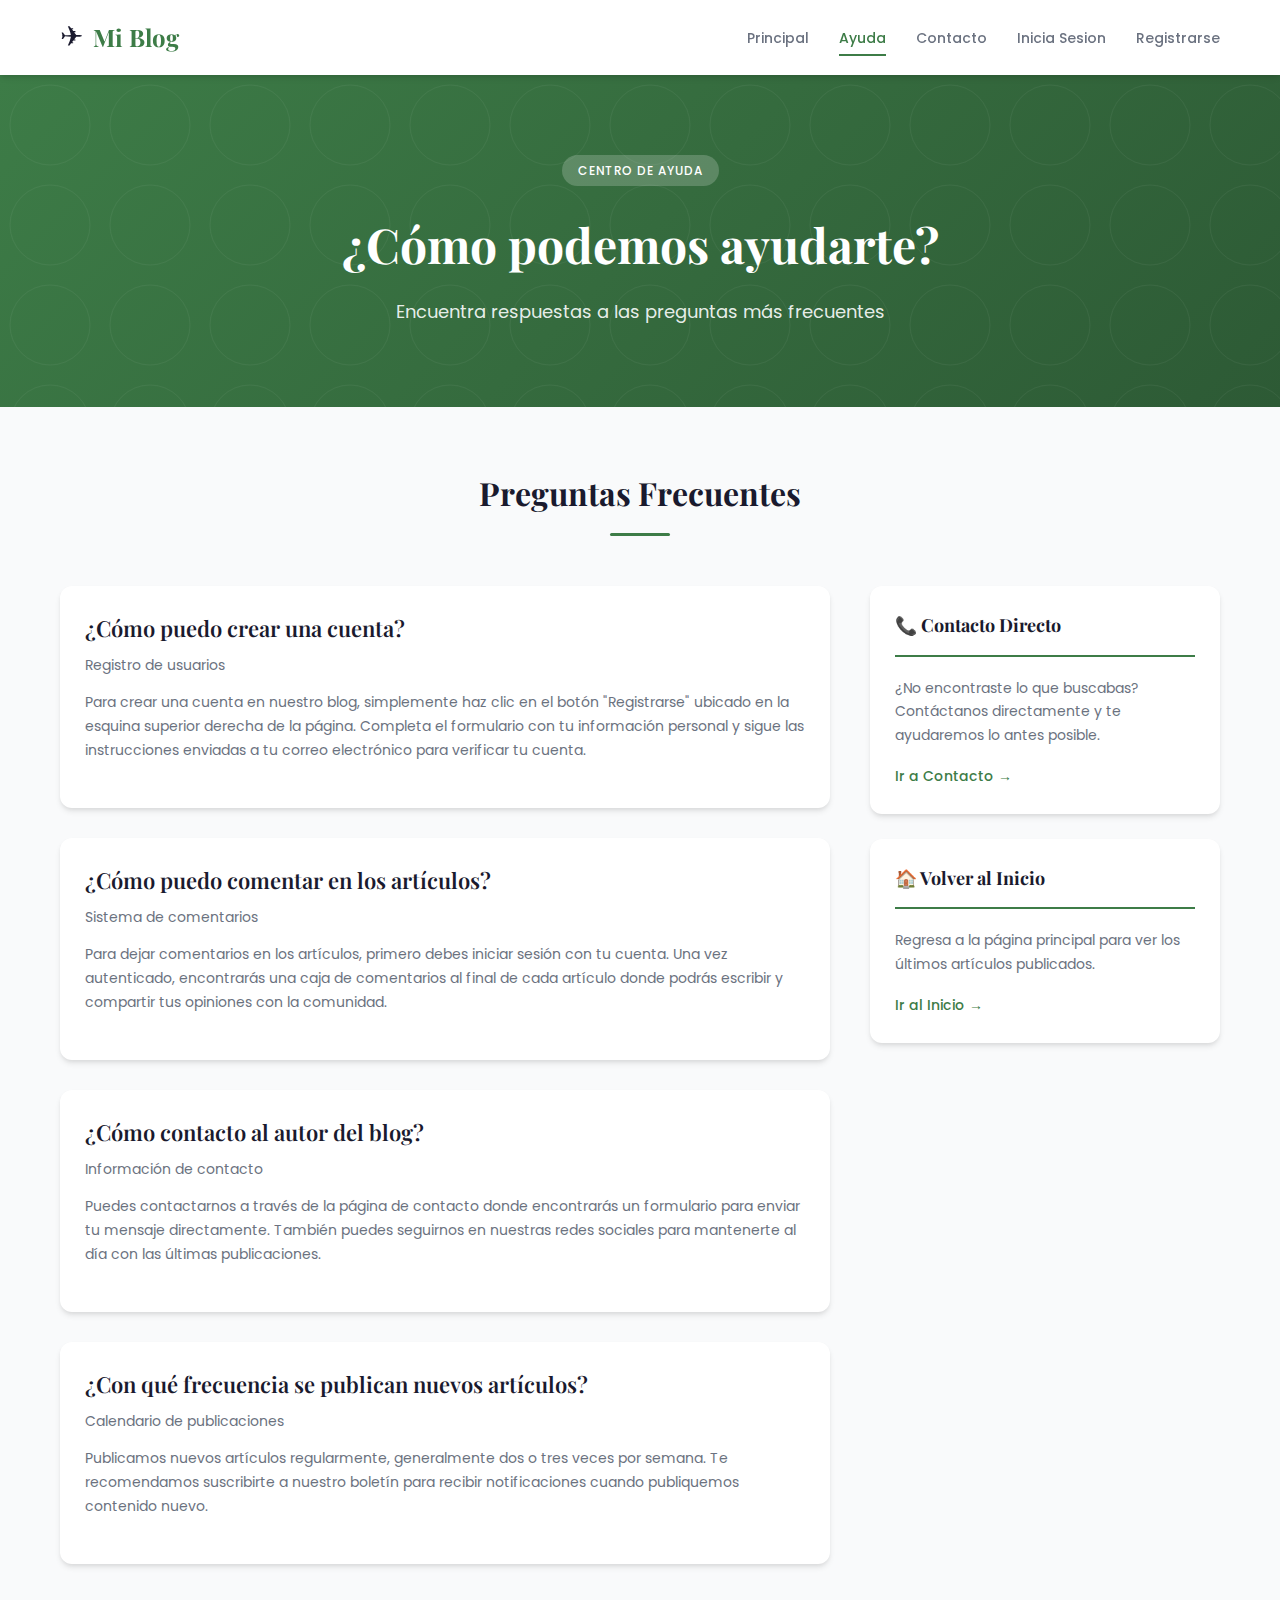
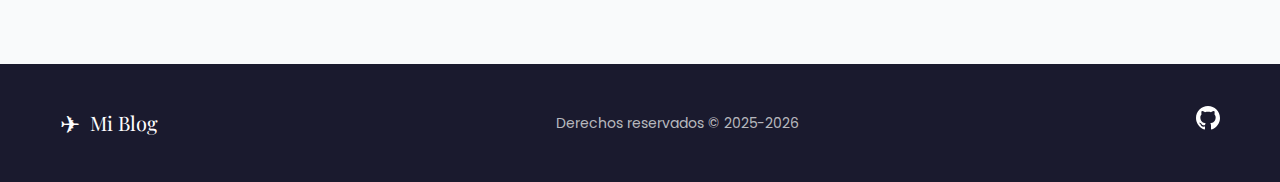
<file: ayuda.html>
<!doctype html>
<html lang="es">
<head>
    <meta charset="UTF-8">
    <meta name="viewport" content="width=device-width, initial-scale=1">
    <meta name="description" content="Página de Ayuda - Mi Blog">
    <meta name="author" content="Santiago Rivera">
    <meta name="keywords" content="Blog, ayuda, soporte">
    <title>Ayuda - Mi Blog</title>
    <link rel="stylesheet" href="./styles.css">
    <link rel="preconnect" href="https://fonts.googleapis.com">
    <link rel="preconnect" href="https://fonts.gstatic.com" crossorigin>
    <link href="https://fonts.googleapis.com/css2?family=Playfair+Display:wght@400;600;700&family=Poppins:wght@300;400;500;600&display=swap" rel="stylesheet">
</head>
<body>
    <!-- Header -->
    <header class="header">
        <div class="container header-content">
            <div class="logo">
                <span class="logo-icon">✈</span>
                <h1>Mi Blog</h1>
            </div>
            <nav class="nav">
                <ul>
                    <li><a href="./index.html">Principal</a></li>
                    <li><a href="./ayuda.html" class="active">Ayuda</a></li>
                    <li><a href="./contacto.html">Contacto</a></li>
                    <li><a href="./inicia-sesion.html">Inicia Sesion</a></li>
                    <li><a href="./registrarse.html">Registrarse</a></li>
                </ul>
            </nav>
        </div>
    </header>

    <!-- Hero Section -->
    <section class="hero">
        <div class="hero-content">
            <span class="hero-tag">Centro de ayuda</span>
            <h2>¿Cómo podemos ayudarte?</h2>
            <p>Encuentra respuestas a las preguntas más frecuentes</p>
        </div>
    </section>

    <!-- Main Content -->
    <main class="main-content">
        <div class="container">
            <!-- Section Title -->
            <div class="section-header">
                <h2 class="section-title">Preguntas Frecuentes</h2>
                <div class="section-line"></div>
            </div>

            <div class="content-grid">
                <!-- FAQ Section -->
                <section class="articles">
                    <article class="card">
                        <div class="card-content">
                            <hgroup>
                                <h3>¿Cómo puedo crear una cuenta?</h3>
                                <h4>Registro de usuarios</h4>
                            </hgroup>
                            <p>Para crear una cuenta en nuestro blog, simplemente haz clic en el botón "Registrarse" ubicado en la esquina superior derecha de la página. Completa el formulario con tu información personal y sigue las instrucciones enviadas a tu correo electrónico para verificar tu cuenta.</p>
                        </div>
                    </article>

                    <article class="card">
                        <div class="card-content">
                            <hgroup>
                                <h3>¿Cómo puedo comentar en los artículos?</h3>
                                <h4>Sistema de comentarios</h4>
                            </hgroup>
                            <p>Para dejar comentarios en los artículos, primero debes iniciar sesión con tu cuenta. Una vez autenticado, encontrarás una caja de comentarios al final de cada artículo donde podrás escribir y compartir tus opiniones con la comunidad.</p>
                        </div>
                    </article>

                    <article class="card">
                        <div class="card-content">
                            <hgroup>
                                <h3>¿Cómo contacto al autor del blog?</h3>
                                <h4>Información de contacto</h4>
                            </hgroup>
                            <p>Puedes contactarnos a través de la página de contacto donde encontrarás un formulario para enviar tu mensaje directamente. También puedes seguirnos en nuestras redes sociales para mantenerte al día con las últimas publicaciones.</p>
                        </div>
                    </article>

                    <article class="card">
                        <div class="card-content">
                            <hgroup>
                                <h3>¿Con qué frecuencia se publican nuevos artículos?</h3>
                                <h4>Calendario de publicaciones</h4>
                            </hgroup>
                            <p>Publicamos nuevos artículos regularmente, generalmente dos o tres veces por semana. Te recomendamos suscribirte a nuestro boletín para recibir notificaciones cuando publiquemos contenido nuevo.</p>
                        </div>
                    </article>
                </section>

                <!-- Sidebar -->
                <aside class="sidebar">
                    <div class="sidebar-card">
                        <h3>📞 Contacto Directo</h3>
                        <p>¿No encontraste lo que buscabas? Contáctanos directamente y te ayudaremos lo antes posible.</p>
                        <a href="./contacto.html" class="sidebar-link">Ir a Contacto →</a>
                    </div>
                    <div class="sidebar-card">
                        <h3>🏠 Volver al Inicio</h3>
                        <p>Regresa a la página principal para ver los últimos artículos publicados.</p>
                        <a href="./index.html" class="sidebar-link">Ir al Inicio →</a>
                    </div>
                </aside>
            </div>
        </div>
    </main>

    <!-- Footer -->
    <footer class="footer">
        <div class="container">
            <div class="footer-content">
                <div class="footer-brand">
                    <span class="logo-icon">✈</span>
                    <span>Mi Blog</span>
                </div>
                <p class="footer-copy">Derechos reservados &copy; 2025-2026</p>
                <div class="footer-social">
                    <a href="https://github.com/Santiago-Rivera/blog"><svg xmlns="http://www.w3.org/2000/svg" width="24" height="24" viewBox="0 0 24 24" fill="#ffffff"><path d="M12 0c-6.626 0-12 5.373-12 12 0 5.302 3.438 9.8 8.207 11.387.599.111.793-.261.793-.577v-2.234c-3.338.726-4.033-1.416-4.033-1.416-.546-1.387-1.333-1.756-1.333-1.756-1.089-.745.083-.729.083-.729 1.205.084 1.839 1.237 1.839 1.237 1.07 1.834 2.807 1.304 3.492.997.107-.775.418-1.305.762-1.604-2.665-.305-5.467-1.334-5.467-5.931 0-1.311.469-2.381 1.236-3.221-.124-.303-.535-1.524.117-3.176 0 0 1.008-.322 3.301 1.23.957-.266 1.983-.399 3.003-.404 1.02.005 2.047.138 3.006.404 2.291-1.552 3.297-1.23 3.297-1.23.653 1.653.242 2.874.118 3.176.77.84 1.235 1.911 1.235 3.221 0 4.609-2.807 5.624-5.479 5.921.43.372.823 1.102.823 2.222v3.293c0 .319.192.694.801.576 4.765-1.589 8.199-6.086 8.199-11.386 0-6.627-5.373-12-12-12z"/></svg></a>
                </div>
            </div>
        </div>
    </footer>
</body>
</html>
</file>
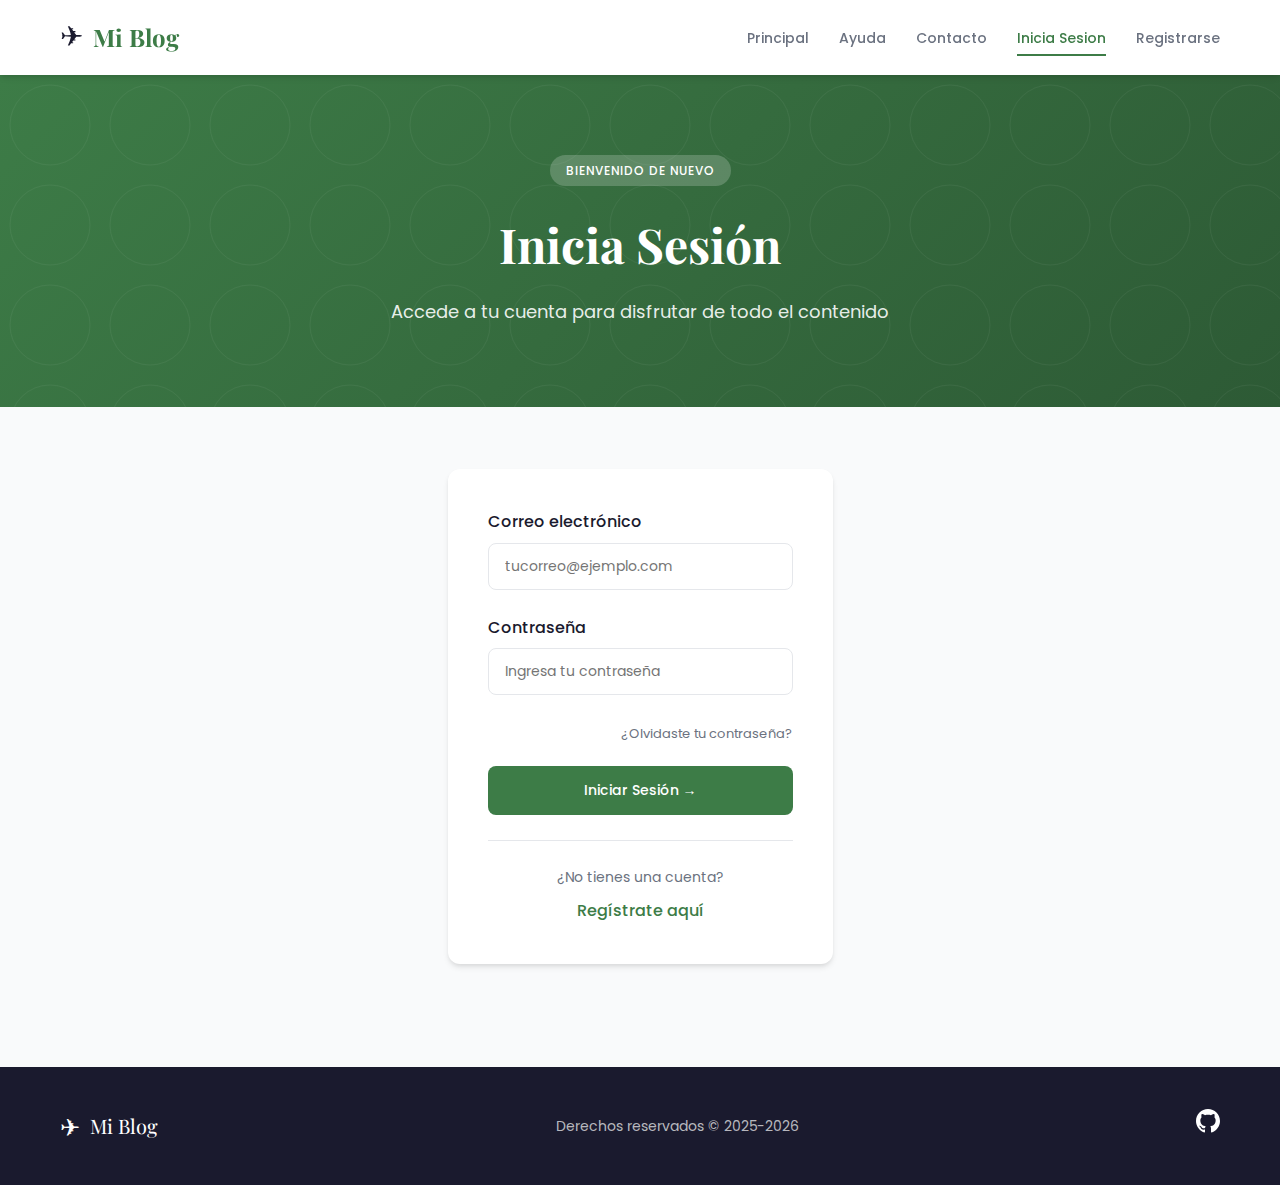
<file: inicia-sesion.html>
<!doctype html>
<html lang="es">
<head>
    <meta charset="UTF-8">
    <meta name="viewport" content="width=device-width, initial-scale=1">
    <meta name="description" content="Iniciar Sesión - Mi Blog">
    <meta name="author" content="Santiago Rivera">
    <meta name="keywords" content="Blog, login, iniciar sesión">
    <title>Iniciar Sesión - Mi Blog</title>
    <link rel="stylesheet" href="./styles.css">
    <link rel="preconnect" href="https://fonts.googleapis.com">
    <link rel="preconnect" href="https://fonts.gstatic.com" crossorigin>
    <link href="https://fonts.googleapis.com/css2?family=Playfair+Display:wght@400;600;700&family=Poppins:wght@300;400;500;600&display=swap" rel="stylesheet">
    <style>
        .login-form {
            background: var(--white);
            border-radius: var(--radius);
            padding: 40px;
            box-shadow: var(--shadow);
            max-width: 450px;
            margin: 0 auto;
        }

        .form-group {
            margin-bottom: 25px;
        }

        .form-group label {
            display: block;
            font-weight: 500;
            margin-bottom: 8px;
            color: var(--text-dark);
        }

        .form-group input {
            width: 100%;
            padding: 12px 16px;
            border: 1px solid var(--border-color);
            border-radius: 8px;
            font-family: 'Poppins', sans-serif;
            font-size: 14px;
            transition: var(--transition);
        }

        .form-group input:focus {
            outline: none;
            border-color: var(--primary-color);
            box-shadow: 0 0 0 3px rgba(61, 124, 71, 0.1);
        }

        .btn-login {
            width: 100%;
            background: var(--primary-color);
            color: var(--white);
            border: none;
            padding: 14px 32px;
            border-radius: 8px;
            font-family: 'Poppins', sans-serif;
            font-size: 14px;
            font-weight: 500;
            cursor: pointer;
            transition: var(--transition);
        }

        .btn-login:hover {
            background: var(--primary-dark);
            transform: translateY(-2px);
        }

        .form-footer {
            text-align: center;
            margin-top: 25px;
            padding-top: 25px;
            border-top: 1px solid var(--border-color);
        }

        .form-footer p {
            color: var(--text-light);
            font-size: 14px;
            margin-bottom: 10px;
        }

        .form-footer a {
            color: var(--primary-color);
            font-weight: 500;
        }

        .form-footer a:hover {
            color: var(--primary-dark);
        }

        .forgot-password {
            text-align: right;
            margin-bottom: 20px;
        }

        .forgot-password a {
            color: var(--text-light);
            font-size: 13px;
        }

        .forgot-password a:hover {
            color: var(--primary-color);
        }

        .login-container {
            display: flex;
            justify-content: center;
            align-items: center;
            min-height: calc(100vh - 400px);
        }
    </style>
</head>
<body>
    <!-- Header -->
    <header class="header">
        <div class="container header-content">
            <div class="logo">
                <span class="logo-icon">✈</span>
                <h1>Mi Blog</h1>
            </div>
            <nav class="nav">
                <ul>
                    <li><a href="./index.html">Principal</a></li>
                    <li><a href="./ayuda.html">Ayuda</a></li>
                    <li><a href="./contacto.html">Contacto</a></li>
                    <li><a href="./inicia-sesion.html" class="active">Inicia Sesion</a></li>
                    <li><a href="./registrarse.html">Registrarse</a></li>
                </ul>
            </nav>
        </div>
    </header>

    <!-- Hero Section -->
    <section class="hero">
        <div class="hero-content">
            <span class="hero-tag">Bienvenido de nuevo</span>
            <h2>Inicia Sesión</h2>
            <p>Accede a tu cuenta para disfrutar de todo el contenido</p>
        </div>
    </section>

    <!-- Main Content -->
    <main class="main-content">
        <div class="container">
            <div class="login-container">
                <div class="login-form">
                    <form id="login-form">
                        <div class="form-group">
                            <label for="email">Correo electrónico</label>
                            <input type="email" id="email" name="email" placeholder="tucorreo@ejemplo.com" required>
                        </div>
                        <div class="form-group">
                            <label for="password">Contraseña</label>
                            <input type="password" id="password" name="password" placeholder="Ingresa tu contraseña" required>
                        </div>
                        <div class="forgot-password">
                            <a href="#">¿Olvidaste tu contraseña?</a>
                        </div>
                        <button type="submit" class="btn-login">Iniciar Sesión →</button>
                    </form>
                    <div class="form-footer">
                        <p>¿No tienes una cuenta?</p>
                        <a href="./registrarse.html">Regístrate aquí</a>
                    </div>
                </div>
            </div>
        </div>
    </main>

    <!-- Footer -->
    <footer class="footer">
        <div class="container">
            <div class="footer-content">
                <div class="footer-brand">
                    <span class="logo-icon">✈</span>
                    <span>Mi Blog</span>
                </div>
                <p class="footer-copy">Derechos reservados &copy; 2025-2026</p>
                <div class="footer-social">
                    <a href="https://github.com/Santiago-Rivera/blog"><svg xmlns="http://www.w3.org/2000/svg" width="24" height="24" viewBox="0 0 24 24" fill="#ffffff"><path d="M12 0c-6.626 0-12 5.373-12 12 0 5.302 3.438 9.8 8.207 11.387.599.111.793-.261.793-.577v-2.234c-3.338.726-4.033-1.416-4.033-1.416-.546-1.387-1.333-1.756-1.333-1.756-1.089-.745.083-.729.083-.729 1.205.084 1.839 1.237 1.839 1.237 1.07 1.834 2.807 1.304 3.492.997.107-.775.418-1.305.762-1.604-2.665-.305-5.467-1.334-5.467-5.931 0-1.311.469-2.381 1.236-3.221-.124-.303-.535-1.524.117-3.176 0 0 1.008-.322 3.301 1.23.957-.266 1.983-.399 3.003-.404 1.02.005 2.047.138 3.006.404 2.291-1.552 3.297-1.23 3.297-1.23.653 1.653.242 2.874.118 3.176.77.84 1.235 1.911 1.235 3.221 0 4.609-2.807 5.624-5.479 5.921.43.372.823 1.102.823 2.222v3.293c0 .319.192.694.801.576 4.765-1.589 8.199-6.086 8.199-11.386 0-6.627-5.373-12-12-12z"/></svg></a>
                </div>
            </div>
        </div>
    </footer>
</body>
</html>
</file>
<file: styles.css>
/* ===== RESET & BASE ===== */
* {
    margin: 0;
    padding: 0;
    box-sizing: border-box;
}

:root {
    --primary-color: #3d7c47;
    --primary-dark: #2d5a35;
    --secondary-color: #f8b500;
    --text-dark: #1a1a2e;
    --text-light: #6b7280;
    --bg-light: #f9fafb;
    --white: #ffffff;
    --border-color: #e5e7eb;
    --shadow: 0 4px 6px -1px rgba(0, 0, 0, 0.1), 0 2px 4px -1px rgba(0, 0, 0, 0.06);
    --shadow-lg: 0 10px 15px -3px rgba(0, 0, 0, 0.1), 0 4px 6px -2px rgba(0, 0, 0, 0.05);
    --radius: 12px;
    --transition: all 0.3s ease;
}

body {
    font-family: 'Poppins', sans-serif;
    background-color: var(--bg-light);
    color: var(--text-dark);
    line-height: 1.6;
}

.container {
    max-width: 1200px;
    margin: 0 auto;
    padding: 0 20px;
}

a {
    text-decoration: none;
    color: inherit;
    transition: var(--transition);
}

ul {
    list-style: none;
}

/* ===== HEADER ===== */
.header {
    background: var(--white);
    padding: 15px 0;
    position: sticky;
    top: 0;
    z-index: 100;
    box-shadow: var(--shadow);
}

.header-content {
    display: flex;
    justify-content: space-between;
    align-items: center;
}

.logo {
    display: flex;
    align-items: center;
    gap: 10px;
}

.logo-icon {
    font-size: 28px;
}

.logo h1 {
    font-family: 'Playfair Display', serif;
    font-size: 24px;
    font-weight: 700;
    color: var(--primary-color);
}

.nav ul {
    display: flex;
    gap: 30px;
}

.nav a {
    font-weight: 500;
    font-size: 14px;
    color: var(--text-light);
    padding: 8px 0;
    position: relative;
}

.nav a::after {
    content: '';
    position: absolute;
    bottom: 0;
    left: 0;
    width: 0;
    height: 2px;
    background: var(--primary-color);
    transition: var(--transition);
}

.nav a:hover,
.nav a.active {
    color: var(--primary-color);
}

.nav a:hover::after,
.nav a.active::after {
    width: 100%;
}

/* ===== HERO SECTION ===== */
.hero {
    background: linear-gradient(135deg, var(--primary-color) 0%, var(--primary-dark) 100%);
    padding: 80px 20px;
    text-align: center;
    position: relative;
    overflow: hidden;
}

.hero::before {
    content: '';
    position: absolute;
    top: 0;
    left: 0;
    right: 0;
    bottom: 0;
    background: url('data:image/svg+xml,<svg xmlns="http://www.w3.org/2000/svg" viewBox="0 0 100 100"><circle cx="50" cy="50" r="40" fill="none" stroke="rgba(255,255,255,0.1)" stroke-width="0.5"/></svg>');
    background-size: 100px 100px;
}

.hero-content {
    position: relative;
    z-index: 1;
}

.hero-tag {
    display: inline-block;
    background: rgba(255, 255, 255, 0.2);
    color: var(--white);
    padding: 6px 16px;
    border-radius: 20px;
    font-size: 12px;
    font-weight: 500;
    text-transform: uppercase;
    letter-spacing: 1px;
    margin-bottom: 20px;
}

.hero h2 {
    font-family: 'Playfair Display', serif;
    font-size: 48px;
    color: var(--white);
    margin-bottom: 15px;
    font-weight: 700;
}

.hero p {
    color: rgba(255, 255, 255, 0.9);
    font-size: 18px;
    max-width: 500px;
    margin: 0 auto;
}

/* ===== MAIN CONTENT ===== */
.main-content {
    padding: 60px 0;
}

.section-header {
    text-align: center;
    margin-bottom: 50px;
}

.section-title {
    font-family: 'Playfair Display', serif;
    font-size: 32px;
    color: var(--text-dark);
    margin-bottom: 15px;
}

.section-line {
    width: 60px;
    height: 3px;
    background: var(--primary-color);
    margin: 0 auto;
    border-radius: 2px;
}

.content-grid {
    display: grid;
    grid-template-columns: 1fr 350px;
    gap: 40px;
}

/* ===== ARTICLES ===== */
.articles {
    display: flex;
    flex-direction: column;
    gap: 30px;
}

.card {
    background: var(--white);
    border-radius: var(--radius);
    overflow: hidden;
    box-shadow: var(--shadow);
    transition: var(--transition);
}

.card:hover {
    transform: translateY(-5px);
    box-shadow: var(--shadow-lg);
}

.card-image {
    position: relative;
    height: 250px;
    overflow: hidden;
}

.card-image img {
    width: 100%;
    height: 100%;
    object-fit: cover;
    transition: var(--transition);
}

.card:hover .card-image img {
    transform: scale(1.05);
}

.card-image-placeholder {
    background: linear-gradient(135deg, #667eea 0%, #764ba2 100%);
    display: flex;
    align-items: center;
    justify-content: center;
}

.placeholder-content span {
    font-size: 60px;
    opacity: 0.5;
}

.card-badge {
    position: absolute;
    top: 15px;
    left: 15px;
    background: var(--primary-color);
    color: var(--white);
    padding: 5px 12px;
    border-radius: 20px;
    font-size: 11px;
    font-weight: 600;
    text-transform: uppercase;
}

.card-badge.popular {
    background: var(--secondary-color);
    color: var(--text-dark);
}

.card-content {
    padding: 25px;
}

.card-content hgroup {
    margin-bottom: 15px;
}

.card-content h3 {
    font-family: 'Playfair Display', serif;
    font-size: 22px;
    color: var(--text-dark);
    margin-bottom: 8px;
    font-weight: 600;
}

.card-content h4 {
    font-size: 14px;
    color: var(--text-light);
    font-weight: 400;
}

.card-content time {
    display: flex;
    align-items: center;
    gap: 8px;
    font-size: 13px;
    color: var(--text-light);
    margin-bottom: 15px;
}

.time-icon {
    font-size: 14px;
}

.card-content p {
    color: var(--text-light);
    font-size: 14px;
    line-height: 1.7;
    margin-bottom: 20px;
}

.card-footer {
    display: flex;
    justify-content: space-between;
    align-items: center;
    padding-top: 15px;
    border-top: 1px solid var(--border-color);
}

.comments {
    font-size: 13px;
    color: var(--text-light);
}

.read-more {
    color: var(--primary-color);
    font-weight: 500;
    font-size: 14px;
}

.read-more:hover {
    color: var(--primary-dark);
}

/* ===== SIDEBAR ===== */
.sidebar {
    display: flex;
    flex-direction: column;
    gap: 25px;
}

.sidebar-card {
    background: var(--white);
    border-radius: var(--radius);
    padding: 25px;
    box-shadow: var(--shadow);
}

.sidebar-card h3 {
    font-family: 'Playfair Display', serif;
    font-size: 18px;
    color: var(--text-dark);
    margin-bottom: 20px;
    padding-bottom: 15px;
    border-bottom: 2px solid var(--primary-color);
}

.archive-list {
    display: flex;
    flex-direction: column;
    gap: 12px;
}

.archive-list a {
    color: var(--text-light);
    font-size: 14px;
    padding: 8px 12px;
    border-radius: 6px;
    transition: var(--transition);
}

.archive-list a:hover {
    background: var(--bg-light);
    color: var(--primary-color);
}

.sidebar-card p {
    color: var(--text-light);
    font-size: 14px;
    line-height: 1.7;
    margin-bottom: 15px;
}

.sidebar-link {
    color: var(--primary-color);
    font-weight: 500;
    font-size: 14px;
}

.sidebar-link:hover {
    color: var(--primary-dark);
}

/* ===== FOOTER ===== */
.footer {
    background: var(--text-dark);
    padding: 40px 0;
    margin-top: 40px;
}

.footer-content {
    display: flex;
    justify-content: space-between;
    align-items: center;
}

.footer-brand {
    display: flex;
    align-items: center;
    gap: 10px;
    color: var(--white);
    font-family: 'Playfair Display', serif;
    font-size: 20px;
}

.footer-brand .logo-icon {
    font-size: 24px;
}

.footer-copy {
    color: rgba(255, 255, 255, 0.7);
    font-size: 14px;
}

.footer-social {
    display: flex;
    gap: 15px;
}

.footer-social a {
    font-size: 20px;
    transition: var(--transition);
}

.footer-social a:hover {
    transform: scale(1.2);
}

/* ===== RESPONSIVE ===== */
@media (max-width: 992px) {
    .content-grid {
        grid-template-columns: 1fr;
    }
    
    .sidebar {
        flex-direction: row;
        flex-wrap: wrap;
    }
    
    .sidebar-card {
        flex: 1;
        min-width: 280px;
    }
}

@media (max-width: 768px) {
    .header-content {
        flex-direction: column;
        gap: 15px;
    }
    
    .nav ul {
        gap: 20px;
    }
    
    .hero h2 {
        font-size: 32px;
    }
    
    .hero p {
        font-size: 16px;
    }
    
    .footer-content {
        flex-direction: column;
        gap: 20px;
        text-align: center;
    }
    
    .sidebar {
        flex-direction: column;
    }
}

@media (max-width: 480px) {
    .card-image {
        height: 200px;
    }
    
    .card-content h3 {
        font-size: 18px;
    }
    
    .section-title {
        font-size: 26px;
    }
}
</file>
